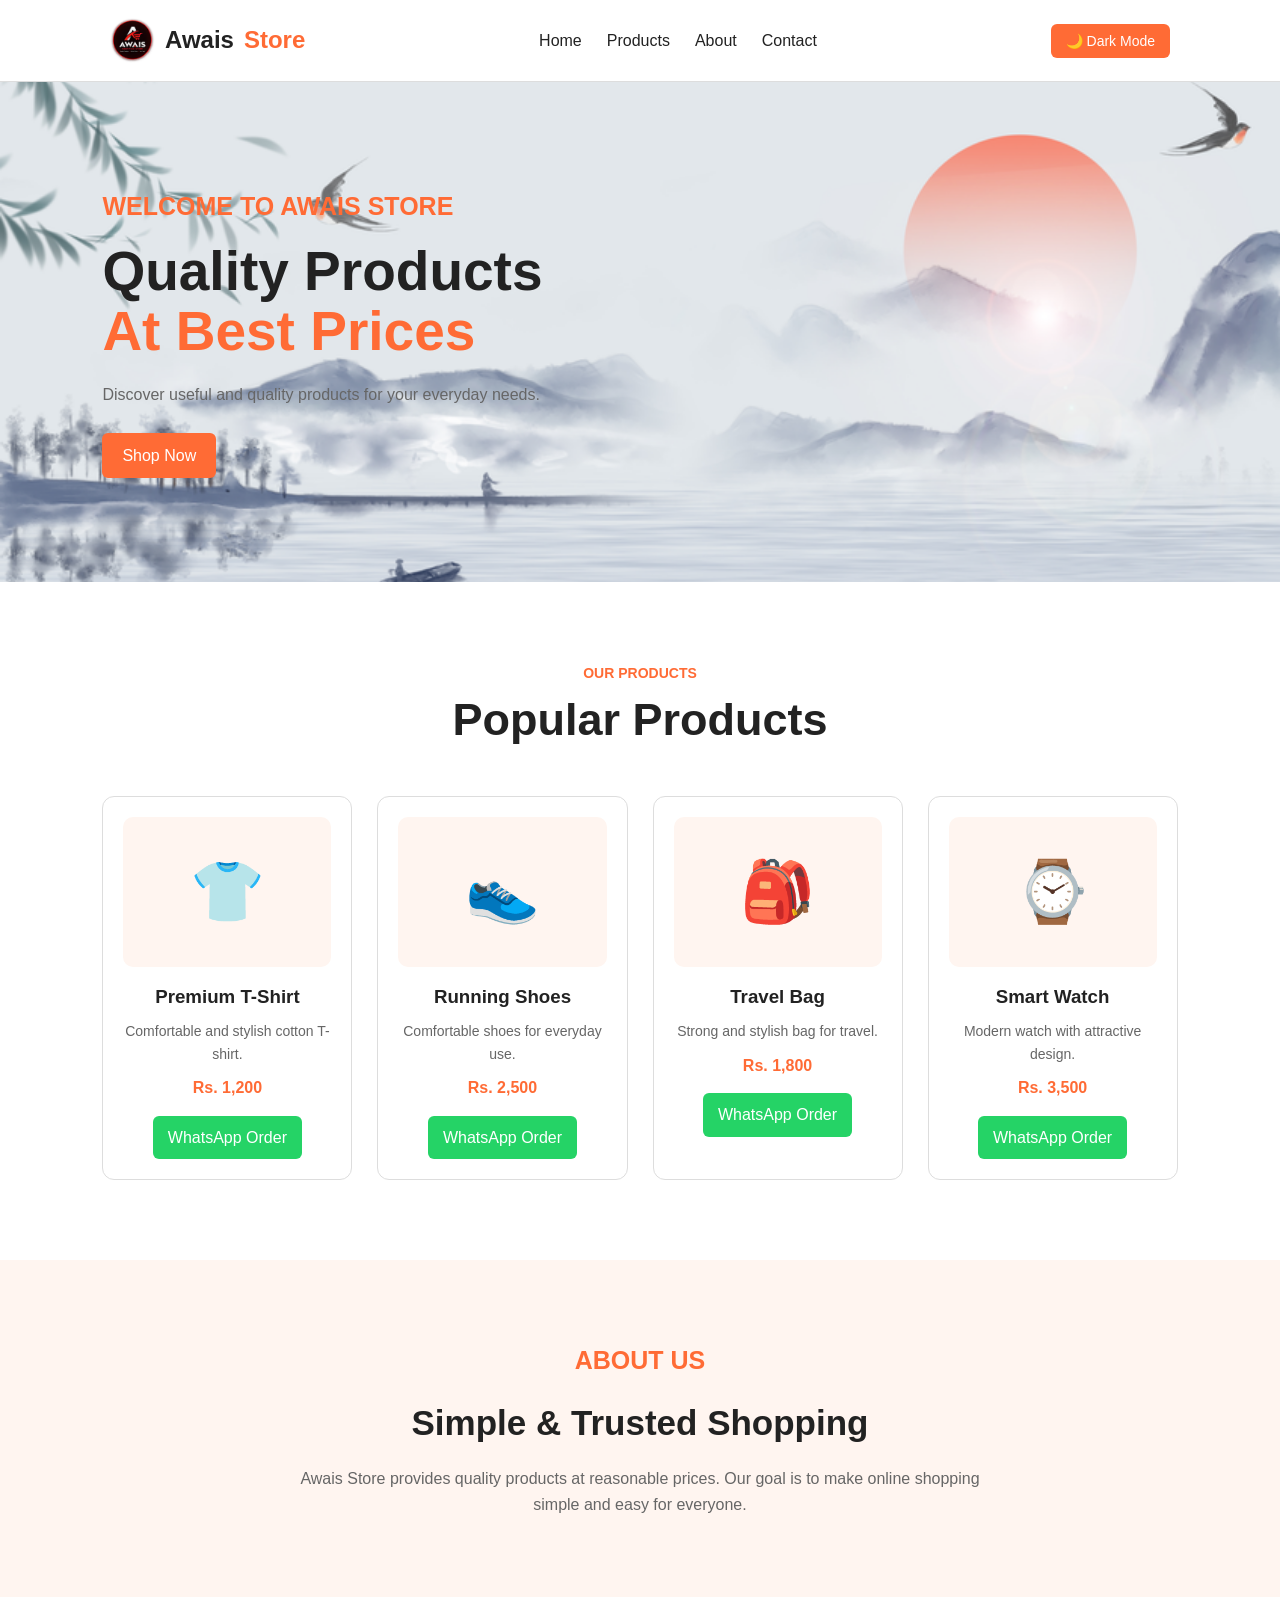
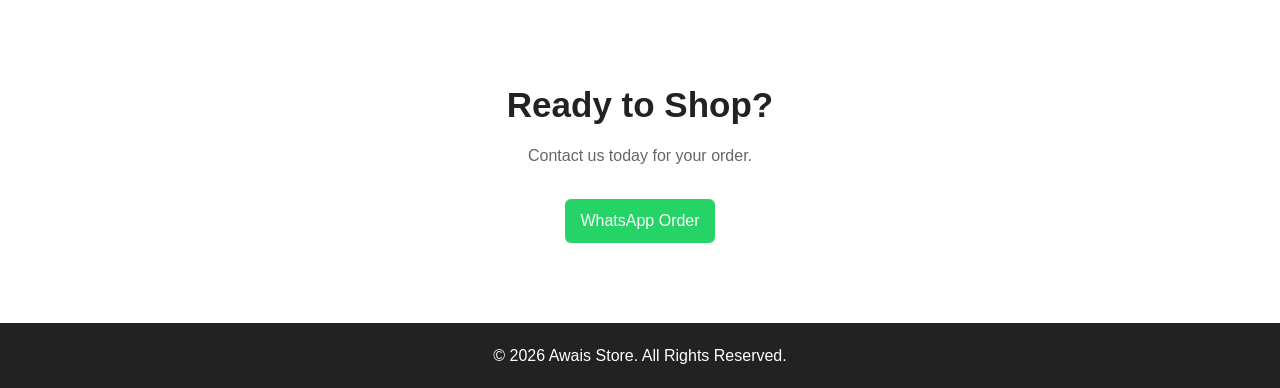
<file: index.html>
<!DOCTYPE html>

<html lang="en">
<head>
    <meta charset="UTF-8">
    <meta name="viewport" content="width=device-width, initial-scale=1.0">

<title>Awais Store</title>

<link rel="stylesheet" href="style.css">

</head>

<body>

<!-- Header -->
<header>
    <nav class="navbar">

        <h2 class="logo"> 
            <img src="images.png" alt="">
            Awais<span>Store</span>
        
    </h2>

        <ul class="nav-links">
            <li><a href="#home">Home</a></li>
            <li><a href="#products">Products</a></li>
            <li><a href="#about">About</a></li>
            <li><a href="#contact">Contact</a></li>
        </ul> 

        <button id="themeToggle" class="theme-btn">🌙 Dark Mode</button>
        
    </nav>
</header>


<main>

    <!-- Hero / Landing Page -->
    <section class="hero" id="home">

        <div class="hero-text">

            <p class="small-title">WELCOME TO AWAIS STORE</p>

            <h1>
                Quality Products
                <span>At Best Prices</span>
            </h1>

            <p>
                Discover useful and quality products
                for your everyday needs.
            </p>

            <a href="#products" class="btn">
                Shop Now
            </a>

        </div>

       
    </section>


    <!-- Products -->
    <section class="products" id="products">

        <div class="section-title">
            <p>OUR PRODUCTS</p>
            <h2>Popular Products</h2>
        </div>

        <!-- CSS Grid -->
        <div class="product-grid">

            <article class="product-card">

                <div class="product-image">
                    👕
                </div>

                <h3>Premium T-Shirt</h3>

                <p>
                    Comfortable and stylish
                    cotton T-shirt.
                </p>

                <h4>Rs. 1,200</h4>

               <!-- T-Shirt -->
<a href="https://wa.me/923100055801?text=Assalam-o-Alaikum%2C%20mujhe%20Premium%20T-Shirt%20order%20karni%20hai." 
   class="whatsapp-btn" 
   target="_blank">
    WhatsApp Order
</a>

            </article>


            <article class="product-card">

                <div class="product-image">
                    👟
                </div>

                <h3>Running Shoes</h3>

                <p>
                    Comfortable shoes for
                    everyday use.
                </p>

                <h4>Rs. 2,500</h4>

               <!-- Shoes -->
<a href="https://wa.me/923100055801?text=Assalam-o-Alaikum%2C%20mujhe%20Running%20Shoes%20order%20karni%20hain." 
   class="whatsapp-btn" 
   target="_blank">
    WhatsApp Order
</a>

            </article>


            <article class="product-card">

                <div class="product-image">
                    🎒
                </div>

                <h3>Travel Bag</h3>

                <p>
                    Strong and stylish bag
                    for travel.
                </p>

                <h4>Rs. 1,800</h4>

               <!-- Travel Bag -->
<a href="https://wa.me/923100055801?text=Assalam-o-Alaikum%2C%20mujhe%20Travel%20Bag%20order%20karna%20hai." 
   class="whatsapp-btn" 
   target="_blank">
    WhatsApp Order
</a>

            </article>


            <article class="product-card">

                <div class="product-image">
                    ⌚
                </div>

                <h3>Smart Watch</h3>

                <p>
                    Modern watch with
                    attractive design.
                </p>

                <h4>Rs. 3,500</h4>

               <!-- Smart Watch -->
<a href="https://wa.me/923100055801?text=Assalam-o-Alaikum%2C%20mujhe%20Smart%20Watch%20order%20karni%20hai." 
   class="whatsapp-btn" 
   target="_blank">
    WhatsApp Order
</a>

            </article>

        </div>

    </section>


    <!-- About -->
    <section class="about" id="about">

        <div class="about-text">

            <p class="small-title">ABOUT US</p>

            <h2>Simple & Trusted Shopping</h2>

            <p>
                Awais Store provides quality products
                at reasonable prices. Our goal is to make
                online shopping simple and easy for everyone.
            </p>

        </div>

    </section>


    <!-- Contact -->
    <section class="contact" id="contact">

        <h2>Ready to Shop?</h2>

        <p>
            Contact us today for your order.
        </p>

        <a href="https://wa.me/923100055801?text=Assalam-o-Alaikum%2C%20mujhe%20%20%20order%20karni%20hai." 
         class="whatsapp-btn" 
         target="_blank">
              WhatsApp Order
        </a>

    </section>

</main>


<!-- Footer -->
<footer>

    <p>
        © 2026 Awais Store. All Rights Reserved.
    </p>

</footer>

<!-- JavaScript for Dark Mode Toggle -->
<script>
    const themeToggle = document.getElementById("themeToggle");

    themeToggle.addEventListener("click", function () {

        document.body.classList.toggle("dark-mode");

        if (document.body.classList.contains("dark-mode")) {
            themeToggle.innerHTML = "☀️ Light Mode";
        } else {
            themeToggle.innerHTML = "🌙 Dark Mode";
        }

    });
</script>

</body>
</html>


</body>
</html>
</file>
<file: style.css>
/* CSS VARIABLES */
:root {
--primary: #ff6b35;
--dark: #222222;
--text: #666666;
--light: #fff5f0;
--white: #ffffff;
}

/* RESET */

* {
  margin: 0;
  padding: 0;
  box-sizing: border-box;
  }

html {
scroll-behavior: smooth;
}

body {
font-family: Arial, sans-serif;
color: var(--dark);
line-height: 1.6;
}

/* HEADER */
header {
background: var(--white);
border-bottom: 1px solid #dddddd;
}

.navbar {
max-width: 1100px;
margin: auto;
padding: 18px 20px;


display: flex;
justify-content: space-between;
align-items: center;

}

.logo span {
color: var(--primary);
}

.nav-links {
display: flex;
gap: 25px;
list-style: none;
}

.nav-links a {
color: var(--dark);
text-decoration: none;
transition: 0.3s;
}

.nav-links a:hover {
color: var(--primary);
}

/* BUTTON */
.btn {
display: inline-block;
padding: 10px 20px;
background: var(--primary);
color: var(--white);
text-decoration: none;
border-radius: 6px;
transition: 0.3s;
}
/* WHATSAPP BUTTON */

.whatsapp-btn {
    display: inline-block;
    background: #25D366;
    color: white;
    padding: 9px 15px;
    border-radius: 6px;
    text-decoration: none;
    margin-top: 5px;
    transition: 0.3s;
}

.whatsapp-btn:hover {
    background: #128C7E;
    transform: translateY(-3px);
}

.btn:hover {
background: #e85a28;
transform: translateY(-3px);
}

/* HERO */
.hero {
min-height: 500px;
padding: 80px 8%;

display: grid;
grid-template-columns: 1fr 1fr;
align-items: center;
gap: 50px;

background-image: url(img3.png);
background-size: cover;
background-position: center;


}
.logo {
    display: flex;
    align-items: center;
    gap: 10px;
    font-family: sans-serif;
}

.logo img {
    width: 45px;
    height: 45px;
    object-fit: contain;
    border-radius: 50%;
}

.small-title {
color: var(--primary);
font-weight: bold;
margin-bottom: 15px;
font-size: 25px;
}

.hero h1 {
font-size: 55px;
line-height: 1.1;
margin-bottom: 20px;
font-family: 'Arial Black', sans-serif;
}

.hero h1 span {
color: var(--primary);
display: block;
}

.hero-text > p:not(.small-title) {
color: var(--text);
max-width: 500px;
margin-bottom: 25px;
}

/* HERO BOX */
.hero-image {
height: 300px;
background: var(--primary);
color: var(--white);
border-radius: 20px;

display: flex;
flex-direction: column;
justify-content: center;
align-items: center;

animation: floating 3s infinite;


}

.shopping-icon {
font-size: 80px;
margin-bottom: 10px;
}

/* PRODUCTS */
.products {
padding: 80px 8%;
}

.section-title {
text-align: center;
margin-bottom: 40px;
}

.section-title p {
color: var(--primary);
font-weight: bold;
font-size: 14px;
}

.section-title h2 {
font-size: 45px;
font-family: 'Arial Black', sans-serif;
font-weight: bold;
}

/* PRODUCT GRID */
.product-grid {
display: grid;
grid-template-columns: repeat(4, 1fr);
gap: 25px;
}

/* PRODUCT CARD */
.product-card {
padding: 20px;
border: 1px solid #dddddd;
border-radius: 12px;
text-align: center;
transition: 0.3s;
}

.product-card:hover {
transform: translateY(-8px);
box-shadow: 0 10px 25px #dddddd;
}

/* PRODUCT IMAGE */
.product-image {
height: 150px;
background: var(--light);
border-radius: 10px;


display: flex;
justify-content: center;
align-items: center;

font-size: 60px;
margin-bottom: 15px;


}

.product-card p {
color: var(--text);
font-size: 14px;
margin: 8px 0;
}

.product-card h4 {
color: var(--primary);
margin: 10px 0;
}

/* PRODUCT BUTTON */
.product-btn {
display: inline-block;
background: var(--dark);
color: var(--white);
padding: 8px 15px;
border-radius: 5px;
text-decoration: none;
transition: 0.3s;
}

.product-btn:hover {
background: var(--primary);
}

/* ABOUT */
.about {
padding: 80px 8%;
background: var(--light);
text-align: center;
}

.about-text {
max-width: 700px;
margin: auto;
}

.about h2 {
font-size: 35px;
margin-bottom: 15px;
}

.about p:last-child {
color: var(--text);
}

/* CONTACT */
.contact {
padding: 80px 20px;
text-align: center;
}

.contact h2 {
font-size: 35px;
margin-bottom: 10px;
font-family: 'Arial Black', sans-serif;
font-weight: bold;
}

.contact p {
color: var(--text);
margin-bottom: 25px;
}

/* FOOTER */
footer {
padding: 20px;
background: var(--dark);
color: var(--white);
text-align: center;
}

/* ANIMATION */
@keyframes floating {
0% {
transform: translateY(0);
}


50% {
    transform: translateY(-12px);
}

100% {
    transform: translateY(0);
}


}

/* TABLET */
@media (max-width: 900px) {
.product-grid {
grid-template-columns: repeat(2, 1fr);
}


.hero h1 {
    font-size: 45px;
}


}

/* MOBILE */
@media (max-width: 650px) {
.navbar {
flex-direction: column;
gap: 15px;
}


.nav-links {
    gap: 15px;
    flex-wrap: wrap;
    justify-content: center;
}

.navbar .btn {
    display: none;
}

.hero {
    grid-template-columns: 1fr;
    text-align: center;
    padding: 60px 7%;
}

.hero-text > p:not(.small-title) {
    margin-left: auto;
    margin-right: auto;
}

.product-grid {
    grid-template-columns: 1fr;
}

.hero h1 {
    font-size: 40px;
}

.about h2,
.contact h2,
.section-title h2 {
    font-size: 30px;
}


}
/* DARK / LIGHT THEME BUTTON */

.theme-btn {
    background: var(--primary);
    color: white;
    border: none;
    padding: 9px 15px;
    border-radius: 6px;
    cursor: pointer;
    font-size: 14px;
    transition: 0.3s;
}

.theme-btn:hover {
    transform: translateY(-3px);
}

/* DARK THEME */

body.dark-mode {
    --dark: #ffffff;
    --text: #cccccc;
    --light: #1a1a1a;
    --white: #222222;
    --background: #111111;

    background: #111111;
    color: #ffffff;
}

body.dark-mode header {
    background: #1a1a1a;
    border-bottom: 1px solid #333333;
}

body.dark-mode .hero,
body.dark-mode .products,
body.dark-mode .contact {
    background: #111111;
}

body.dark-mode .product-card {
    background: #1e1e1e;
    border-color: #333333;
}

body.dark-mode .product-image {
    background: #2a2a2a;
}

body.dark-mode .about {
    background: #1a1a1a;
}

body.dark-mode .nav-links a {
    color: white;
}
</file>
